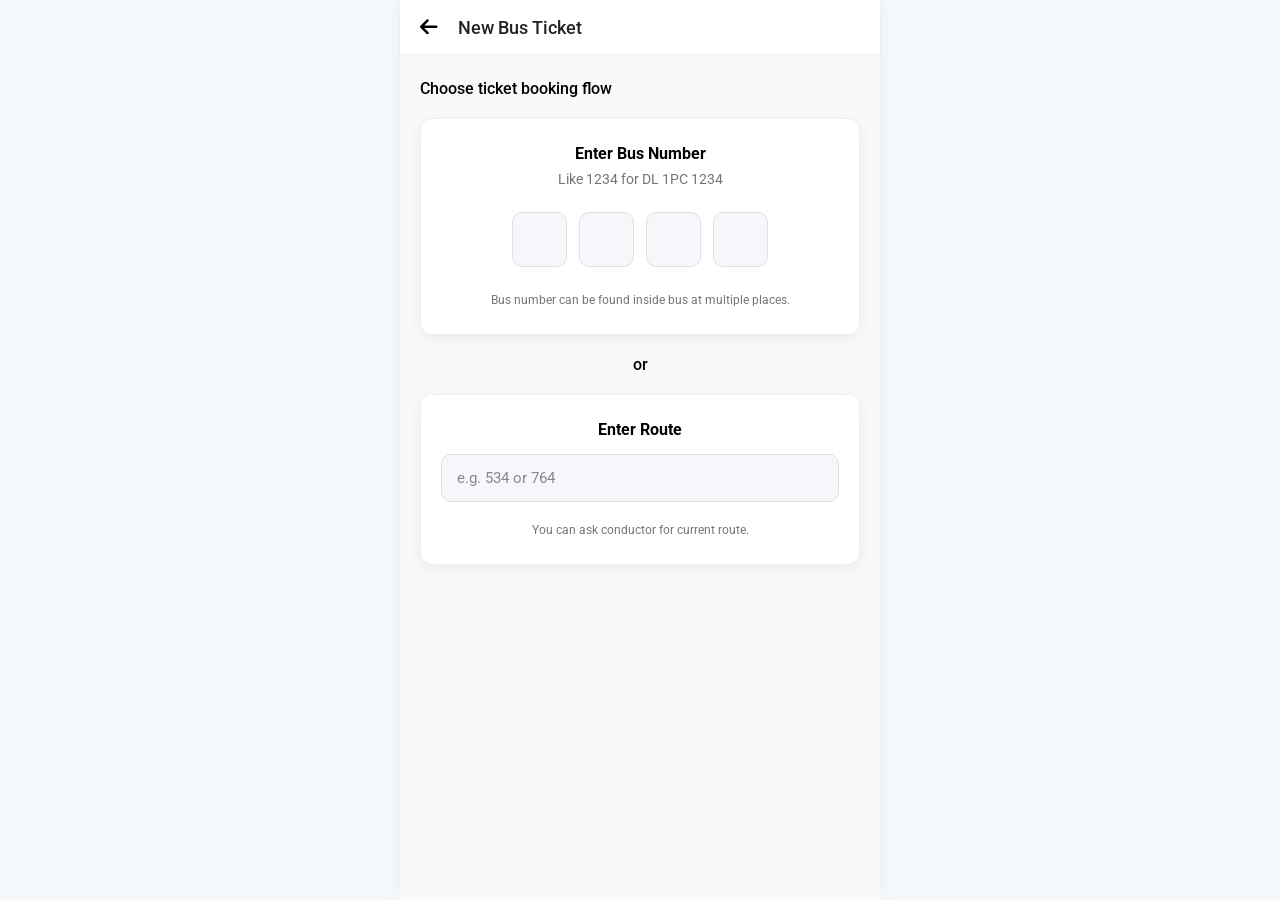
<file: index2.html>
<!DOCTYPE html>
<html lang="en">
<head>
    <meta charset="UTF-8">
    <meta name="viewport" content="width=device-width, initial-scale=1.0, maximum-scale=1.0, user-scalable=no">
    <title>New Bus Ticket - Chartr</title>
    <link rel="stylesheet" href="https://cdnjs.cloudflare.com/ajax/libs/font-awesome/6.4.0/css/all.min.css">
    <link href="https://fonts.googleapis.com/css2?family=Roboto:wght@400;500;700&display=swap" rel="stylesheet">
    <link rel="stylesheet" href="style2.css">
    
    <style>

        html, body {
            touch-action: manipulation;
        }
        
        body {
            overflow-x: hidden; 
        }
    </style>
</head>
<body>

    <div class="app-container page-enter">
        
        <header class="page-header">
            <div class="back-btn" onclick="history.back()">
               <a href="index.html"><i class="fa-solid fa-arrow-left"></i></a> 
            </div>
            <h1 class="header-title">New Bus Ticket</h1>
        </header>

        <div class="content-wrapper">
            
            <h2 class="section-heading">Choose ticket booking flow</h2>

            <div class="card booking-card">
                <h3 class="card-title">Enter Bus Number</h3>
                <p class="card-subtitle">Like 1234 for DL 1PC 1234</p>
                
                <div class="number-inputs">
                    <input type="tel" maxlength="1" class="square-input" id="digit-1">
                    <input type="tel" maxlength="1" class="square-input" id="digit-2">
                    <input type="tel" maxlength="1" class="square-input" id="digit-3">
                    <input type="tel" maxlength="1" class="square-input" id="digit-4">
                </div>

                <p class="helper-text">
                    Bus number can be found inside bus at multiple places.
                </p>
            </div>

            <div class="or-divider">
                <span>or</span>
            </div>

            <div class="card booking-card">
                <h3 class="card-title">Enter Route</h3>
                
                <div class="route-input-container">
                    <input type="text" placeholder="e.g. 534 or 764" class="full-width-input" list="route-options">
                    
                    <datalist id="route-options">
                        <option value="456"></option>
                        <option value="721"></option>
                    </datalist>
                </div>

                <p class="helper-text">
                    You can ask conductor for current route.
                </p>
            </div>

        </div>

    </div>

    <script>
       
        const inputs = document.querySelectorAll('.square-input');

        inputs.forEach((input, index) => {
          
            input.addEventListener('input', (e) => {
                const value = e.target.value;
                
               
                if (!/^\d*$/.test(value)) {
                    e.target.value = '';
                    return;
                }

                
                if (value.length === 1 && index < inputs.length - 1) {
                    inputs[index + 1].focus();
                }

                checkAndRedirect();
            });

            
            input.addEventListener('keydown', (e) => {
                if (e.key === 'Backspace' && e.target.value === '') {
                    if (index > 0) {
                        inputs[index - 1].focus();
                    }
                }
            });
        });

        function checkAndRedirect() {

            const allFilled = Array.from(inputs).every(input => input.value.length === 1);
            
            if (allFilled) {
              
                document.activeElement.blur(); 

                const appContainer = document.querySelector('.app-container');
                appContainer.classList.add('slide-out-left');
                
            
                setTimeout(() => {
                    window.location.href = 'index3.html'; 
                }, 300);
            }
        }


 
        const datalist = document.getElementById('route-options');
        const min = 306;
        const max = 721;
        const numberOfRandoms = 25;

        for (let i = 0; i < numberOfRandoms; i++) {
            const randomBusNumber = Math.floor(Math.random() * (max - min + 1)) + min;
            const option = document.createElement('option');
            option.value = randomBusNumber;
            datalist.appendChild(option);
        }
    </script>

</body>         
</html>
</file>
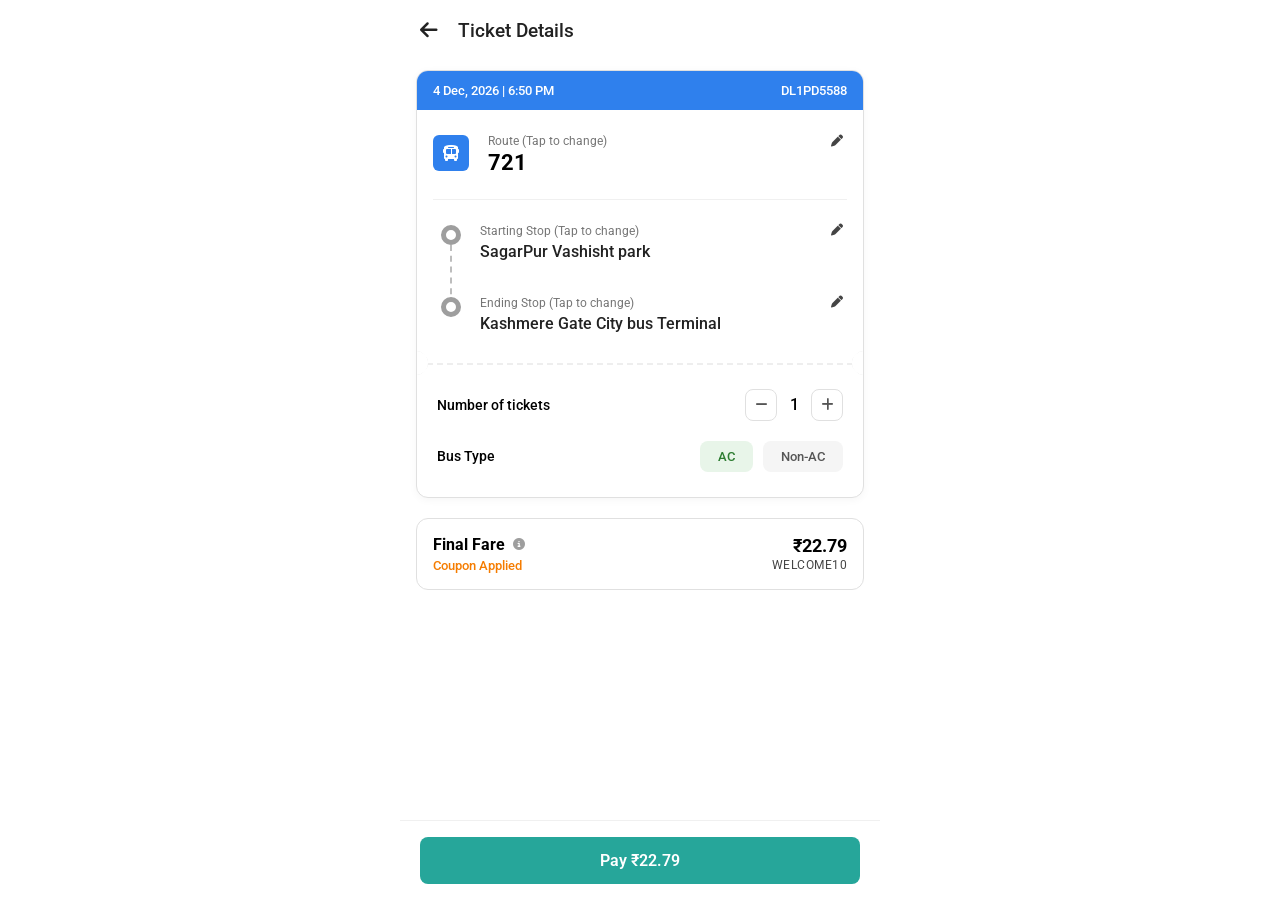
<file: index3.html>
<!DOCTYPE html>
<html lang="en">
<head>
    <meta charset="UTF-8">
    <meta name="viewport" content="width=device-width, initial-scale=1.0, maximum-scale=1.0, user-scalable=no">
    <title>Ticket Details</title>
    <link rel="stylesheet" href="https://cdnjs.cloudflare.com/ajax/libs/font-awesome/6.4.0/css/all.min.css">
    <link href="https://fonts.googleapis.com/css2?family=Roboto:wght@400;500;700&display=swap" rel="stylesheet">
    <link rel="stylesheet" href="style3.css">
    
    <style>
        html, body {
            touch-action: manipulation;
        }
        body {
            height: 100dvh;
            overflow: hidden; 
        }
    </style>
</head>
<body>

    <div class="app-container page-enter">
        
        <header class="header">
            <div class="back-btn" onclick="history.back()">
                <i class="fa-solid fa-arrow-left"></i>
            </div>
            <h1 class="header-title">Ticket Details</h1>
        </header>

        <div class="ticket-card">
            <div class="ticket-header-blue">
                <span class="date" id="live-time">Loading...</span>
                <span class="bus-id">DL1PD5588</span>
            </div>

            <div class="card-body">
                <div class="route-display-row">
                    <div class="bus-icon-square"><i class="fa-solid fa-bus"></i></div>
                    <div class="route-text-content clickable-area" onclick="toggleEdit(event, 'route')">
                        <div class="route-label-row">
                            <span class="mini-label">Route (Tap to change)</span>
                            <i class="fa-solid fa-pen edit-icon"></i>
                        </div>
                        <div class="route-number" id="disp-route">721</div>
                        
                        <div class="custom-dropdown-container">
                            <input type="number" id="input-route" class="hidden-input" autocomplete="off" onkeyup="filterList('route')" onclick="event.stopPropagation()">
                            <div id="list-route" class="custom-dropdown"></div>
                        </div>
                    </div>
                </div>

                <div class="divider-line"></div>

                <div class="timeline-area">
                    <div class="dashed-line"></div>
                    
                    <div class="timeline-row">
                        <div class="dot-ring"></div>
                        <div class="text-content-group clickable-area" onclick="toggleEdit(event, 'start')">
                            <div class="label-row"><span class="mini-label">Starting Stop (Tap to change)</span><i class="fa-solid fa-pen edit-icon"></i></div>
                            <div class="stop-text" id="disp-start">SagarPur Vashisht park</div>
                            
                            <div class="custom-dropdown-container">
                                <input type="text" id="input-start" class="hidden-input" autocomplete="off" onkeyup="filterList('start')" onclick="event.stopPropagation()">
                                <div id="list-start" class="custom-dropdown"></div>
                            </div>
                        </div>
                    </div>
                    
                    <div class="timeline-row end-row">
                        <div class="dot-ring"></div>
                        <div class="text-content-group clickable-area" onclick="toggleEdit(event, 'end')">
                            <div class="label-row"><span class="mini-label">Ending Stop (Tap to change)</span><i class="fa-solid fa-pen edit-icon"></i></div>
                            <div class="stop-text" id="disp-end">Kashmere Gate City bus Terminal</div>
                            
                            <div class="custom-dropdown-container">
                                <input type="text" id="input-end" class="hidden-input" autocomplete="off" onkeyup="filterList('end')" onclick="event.stopPropagation()">
                                <div id="list-end" class="custom-dropdown"></div>
                            </div>
                        </div>
                    </div>
                </div>
            </div>

            <div class="cutout-wrapper">
                <div class="notch left"></div>
                <div class="dashed-border"></div>
                <div class="notch right"></div>
            </div>

            <div class="card-footer">
                <div class="control-row">
                    <span class="label">Number of tickets</span>
                    <div class="stepper">
                        <button class="step-btn" onclick="updateCount(-1)"><i class="fa-solid fa-minus"></i></button>
                        <span id="count">1</span>
                        <button class="step-btn" onclick="updateCount(1)"><i class="fa-solid fa-plus"></i></button>
                    </div>
                </div>
                <div class="control-row mt-3">
                    <span class="label">Bus Type</span>
                    <div class="toggles">
                        <button class="toggle active" onclick="setBusType('AC', this)">AC</button>
                        <button class="toggle" onclick="setBusType('Non-AC', this)">Non-AC</button>
                    </div>
                </div>
            </div>
        </div>

        <div class="fare-box">
            <div class="fare-left">
                <span class="fare-title">Final Fare <i class="fa-solid fa-circle-info"></i></span>
                <span class="coupon">Coupon Applied</span>
            </div>
            <div class="fare-right">
                <span class="price-text" id="final-fare">₹22.79</span>
                <span class="coupon-code">WELCOME10</span>
            </div>
        </div>

        <div class="bottom-bar">
            <button class="pay-btn" id="pay-btn-text" onclick="saveAndPay()">Pay ₹22.79</button>
        </div>

    </div>

    <script>
        let ticketCount = 1;
        let currentType = 'AC';
        const priceAC = 22.79;
        const priceNonAC = 13.50;
        let currentTotal = 22.79;


        const stations = [
            "ISBT / Kashmiri Gate", "Hastsal Bridge LIG Flats", "Tees Hazari Court", "St Stephen Hospital", 
            "Ice Factory", "Azad Market", "Bara Hindu Rao", "Model Basti", "Guru Gobind Singh Marg / Faiz Road", 
            "Faiz Road", "Arya Samaj Road / Pusa Road Petrol Pump", "Karol Bagh Metro Station", 
            "Rajendra Place / Karol Bagh Telephone Exchange", "East Patel Nagar", "NPL Colony", 
            "Rajendra Nagar R-Block", "Janak Vihar", "Pusa Quarters", "NASC Dasghara", "Todapur Village", 
            "Monitoring and Receiving Station", "Inder Puri", "Inder Puri JJ Colony", "Inder Puri (Krishi Kunj)", 
            "Loha Mandi", "Payal Cinema", "Naraina Vihar", "Maya Puri Depot", "Government Press Mayapuri", 
            "Metal Forging", "PS Mayapuri", "Bobby Shop", "Gulab House", "Zink Market", 
            "Lajwanti Garden/ Nangal Rai", "D Block Janakpuri", "Sagarpur / Vashisht Park", "Desu Colony", 
            "Janak Cinema", "Dabri Crossing", "New Dwarka Road Seetapuri", "Dwarka Puri", "Vijay Enclave", 
            "Mahaveer Enclave Part II and III", "SFS Flat Sec-2 Power House", "Mahalaxmi Apartment", 
            "Dwarka Crossing/ Dwarka Sec 1", "Health Centre", "Mangla Puri Terminal"
        ];

        let buses = ["721"];
        for(let i=0; i<20; i++) {
            let rnd = Math.floor(Math.random() * (900 - 300 + 1)) + 300;
            if(rnd !== 721) buses.push(rnd.toString());
        }

        function updateDateTime() {
            const now = new Date();
            const day = now.getDate();
            const month = now.toLocaleString('default', { month: 'short' });
            const year = now.getFullYear();
            let hours = now.getHours();
            const minutes = now.getMinutes().toString().padStart(2, '0');
            const ampm = hours >= 12 ? 'PM' : 'AM';
            hours = hours % 12; hours = hours ? hours : 12;
            document.getElementById('live-time').innerText = `${day} ${month}, ${year} | ${hours}:${minutes} ${ampm}`;
        }

       
        function populateList(type, items) {
            const listEl = document.getElementById(`list-${type}`);
            listEl.innerHTML = '';
            items.forEach(item => {
                let div = document.createElement('div');
                div.className = 'dropdown-item';
                div.innerText = item;
                
                div.onclick = function(e) {
                    e.stopPropagation();
                    document.getElementById(`input-${type}`).value = item;
                    saveCustomEdit(type, item);
                };
                listEl.appendChild(div);
            });
        }

        function filterList(type) {
            const query = document.getElementById(`input-${type}`).value.toLowerCase();
            const sourceArray = (type === 'route') ? buses : stations;
            const filtered = sourceArray.filter(i => i.toLowerCase().includes(query));
            populateList(type, filtered);
        }

        function toggleEdit(event, type) {
            event.stopPropagation();
  
            closeAllEdits();

            const display = document.getElementById(`disp-${type}`);
            const input = document.getElementById(`input-${type}`);
            const listEl = document.getElementById(`list-${type}`);

            display.style.display = 'none';
            input.style.display = 'block';
            input.value = display.innerText;
            input.focus();

            const sourceArray = (type === 'route') ? buses : stations;
            populateList(type, sourceArray);
            listEl.style.display = 'block';
        }

        function saveCustomEdit(type, value) {
            const display = document.getElementById(`disp-${type}`);
            const input = document.getElementById(`input-${type}`);
            const listEl = document.getElementById(`list-${type}`);
            
            if(value.trim() !== "") { display.innerText = value; }
            input.style.display = 'none';
            display.style.display = 'block';
            listEl.style.display = 'none';
        }

        function closeAllEdits() {
            ['route', 'start', 'end'].forEach(type => {
                const input = document.getElementById(`input-${type}`);
                const display = document.getElementById(`disp-${type}`);
                const listEl = document.getElementById(`list-${type}`);
                
                if (input.style.display === 'block') {
                    if(input.value.trim() !== "") display.innerText = input.value;
                    input.style.display = 'none';
                    display.style.display = 'block';
                    listEl.style.display = 'none';
                }
            });
        }


        document.addEventListener('click', function() {
            closeAllEdits();
        });

        function calculateFare() {
            let basePrice = (currentType === 'AC') ? priceAC : priceNonAC;
            let total = basePrice * ticketCount;
            currentTotal = total.toFixed(2);
            document.getElementById('final-fare').innerText = "₹" + currentTotal;
            document.getElementById('pay-btn-text').innerText = "Pay ₹" + currentTotal;
        }

        function updateCount(diff) {
            if (ticketCount + diff > 0) {
                ticketCount += diff;
                document.getElementById('count').innerText = ticketCount;
                calculateFare();
            }
        }

        function setBusType(type, el) {
            currentType = type;
            document.querySelectorAll('.toggle').forEach(b => b.classList.remove('active'));
            el.classList.add('active');
            calculateFare();
        }

        function saveAndPay() {
            const payBtn = document.getElementById('pay-btn-text');
            payBtn.style.opacity = "0.7";
            payBtn.style.pointerEvents = "none";

            localStorage.setItem('chartr_fare', currentTotal);
            
            const appContainer = document.querySelector('.app-container');
            appContainer.classList.add('slide-out-left');
            
            setTimeout(() => {
                window.location.href = 'index4.html';
            }, 300);
        }


        updateDateTime();
        calculateFare(); 
        setInterval(updateDateTime, 60000);
    </script>
</body>
</html>
</file>
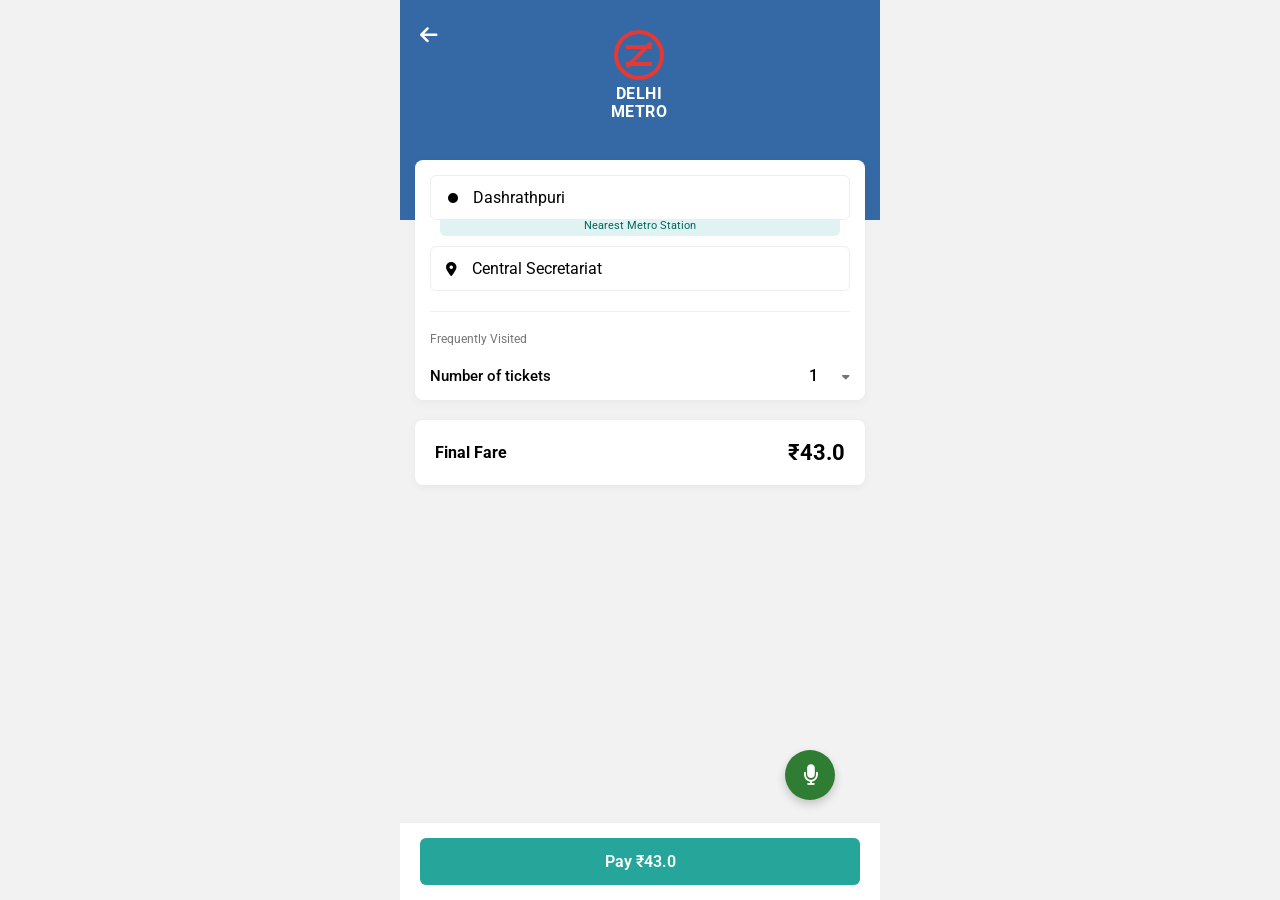
<file: index6.html>
<!DOCTYPE html>
<html lang="en">
<head>
    <meta charset="UTF-8">
    <meta name="viewport" content="width=device-width, initial-scale=1.0">
    <title>Delhi Metro Ticket</title>
    <link rel="stylesheet" href="https://cdnjs.cloudflare.com/ajax/libs/font-awesome/6.4.0/css/all.min.css">
    <link href="https://fonts.googleapis.com/css2?family=Roboto:wght@400;500;700&display=swap" rel="stylesheet">
    <link rel="stylesheet" href="style6.css">
    
    <style>
        body {
            overflow-x: hidden; 
        }
    </style>
</head>
<body>

    <div class="app-container page-enter">
        
        <header class="metro-header">
           <a href="index.html"><i class="fa-solid fa-arrow-left back-icon"></i></a> 
            
            <div class="logo-container">
                <div class="dm-logo-circle">
                    <div class="dm-line-top"></div>
                    <div class="dm-line-bottom"></div>
                    <div class="dm-cross"></div>
                </div>
                <div class="dm-text">
                    <span>DELHI</span>
                    <span>METRO</span>
                </div>
            </div>
        </header>

        <div class="content-area">
            
            <div class="card station-card">
                
                <div class="input-wrapper">
                    <div class="input-group" onclick="toggleDropdown('source')">
                        <i class="fa-solid fa-circle source-dot"></i>
                        <input type="text" id="source-input" value="Dashrathpuri" class="station-input" readonly placeholder="Starting stop">
                    </div>
                    
                    <div id="source-dropdown" class="station-dropdown hidden">
                        <ul id="source-list"></ul>
                    </div>
                </div>

                <div class="green-tag">
                    Nearest Metro Station
                </div>

                <div class="input-wrapper mt-2">
                    <div class="input-group" onclick="toggleDropdown('dest')">
                        <i class="fa-solid fa-location-dot dest-pin"></i>
                        <input type="text" id="dest-input" value="Central Secretariat" class="station-input" readonly placeholder="Ending stop">
                    </div>

                    <div id="dest-dropdown" class="station-dropdown hidden">
                        <ul id="dest-list"></ul>
                    </div>
                </div>

                <div class="divider"></div>

                <div class="sub-label">Frequently Visited</div>

                <div class="ticket-row">
                    <span class="ticket-label">Number of tickets</span>
                    
                    <div class="ticket-select-wrapper">
                        <select id="ticket-count" onchange="updateFare()">
                            <option value="1">1</option>
                            <option value="2">2</option>
                            <option value="3">3</option>
                            <option value="4">4</option>
                            <option value="5">5</option>
                            <option value="6">6</option>
                        </select>
                        <i class="fa-solid fa-caret-down dropdown-icon"></i>
                    </div>
                </div>
            </div>

            <div class="card fare-card">
                <span class="fare-label">Final Fare</span>
                <span class="fare-amount" id="display-fare">₹43.0</span>
            </div>

        </div>

        <div class="fab-mic">
            <i class="fa-solid fa-microphone"></i>
        </div>

        <div class="footer-bar">
            <button class="pay-btn" id="pay-btn" onclick="goToPayment()">Pay ₹43.0</button>
        </div>

    </div>

    <script>
      
        const stations = [
            "Aali Village", "Aadhaar India Gate", "Adarsh Nagar", "Agra Chowk New Palwal", "AIIMS", "Akshardham", 
            "Alapur", "Alawpur Chowk", "Anand Vihar", "Andrews Ganj", "Arjan Garh", "Arthala", "Ashok Park Main", 
            "Ashok Vihar", "Ashram", "Asoda Todran", "Badarpur Border", "Badkhal Mor", "Baghola", "Bahadurgarh City", 
            "Bahadurgarh Industrial Area", "Bahadurgarh Udyog Vihar", "Bahrola", "Ballabhgarh Sanjay Colony", 
            "Bamni Khera", "Barakhamba Road", "Basai", "Bata Chowk", "Batla House", "Belvedere Towers", "Botanical Garden", 
            "Brigadier Hoshiyar Singh", "Central Secretariat", "Chandni Chowk", "Chawri Bazar", "Chhatarpur", "Chirag Delhi", 
            "Civil Lines", "Cyber Park", "Dabri Mor – Janakpuri South", "Dashrathpuri", "Deepali Chowk", "Delhi Aerocity", 
            "Delhi Cantonment", "Delhi Gate", "Derawal Nagar", "Dev Colony", "Dhansa Bus Stand", "Dhaula Kuan", "Dholagarh", 
            "Dilli Haat – INA", "Durgabai Deshmukh South Campus", "Dwarka", "Dwarka Mor", "Dwarka Sector 10", "Dwarka Sector 11", 
            "Dwarka Sector 12", "Dwarka Sector 13", "Dwarka Sector 14", "Dwarka Sector 21", "Dwarka Sector 26", "Dwarka Sector 28", 
            "Dwarka Sector 30", "East Azad Nagar", "East Vinod Nagar – Mayur Vihar II", "ESI – Basaidarapur", "Escorts Mujesar", 
            "Garhi Bohar", "Garhi Sampla", "Ghanta Ghar", "Ghevra", "Ghitorni", "Gokulpuri", "Golf Course", "Govindpuri", 
            "Greater Kailash", "Green Park", "Guru Dronacharya", "Guru Tegh Bahadur Nagar", "Haiderpur Badli Mor", 
            "Harkesh Nagar Okhla", "Hauz Khas", "Hindon River", "Huda Chowk Palwal", "IFFCO Chowk", "IGI Airport", "IIT", 
            "Inderlok", "Indraprastha", "IP Extension", "Ismaila", "Ismaila Haryana Railway Station", "Jaffrabad", 
            "Jagatpur Village", "Jahangirpuri", "Jakhoda", "Jamia Millia Islamia", "Janakpuri East", "Janakpuri West", 
            "Jangpura", "Janpath", "Jasola Apollo", "Jasola Vihar Shaheen Bagh", "Jawaharlal Nehru Stadium", "Jhandewalan", 
            "Jharoda Majra", "Jhilmil", "Johri Enclave", "Jor Bagh", "Kailash Colony", "Kalindi Kunj", "Kalkaji Mandir", 
            "Kanhaiya Nagar", "Karkarduma Court", "Karkarduma", "Karol Bagh", "Kashmere Gate", "Kaushambi", "Keshav Puram", 
            "Keshopur", "Khajuri Khas", "Khan Market", "Kharawar", "Khera Sarai", "Kirti Nagar", "Kishangarh", "Kohat Enclave", 
            "Krishna Chowk", "Krishna Nagar", "Lajpat Nagar", "Lal Qila", "Laxmi Nagar", "Lok Kalyan Marg", "Loni", 
            "Madhuban Chowk", "Madipur", "Maharaja Surajmal Stadium", "Malviya Nagar", "Mandawali – West Vinod Nagar", 
            "Mandi House", "Mangolpuri", "Mansarovar Park", "Maujpur – Babarpur", "Maya Enclave", "Mayapuri", 
            "Mayur Vihar Phase I", "Mayur Vihar Extension", "Meerabagh", "Mewla Maharajpur", "Millennium City Centre", 
            "Model Town", "Mohan Estate", "Mohan Nagar", "Moolchand", "Moti Nagar", "Mukarba Chowk", "Mundka", 
            "Mundka Industrial Area", "Munirka", "Nabi Karim", "Najafgarh", "Nangli", "Nangloi", "Nangloi Railway Station", 
            "Naraina Vihar", "Narela", "Nawada", "Neelam Chowk Ajronda", "Nehru Enclave", "Nehru Place", "Netaji Subhash Place", 
            "New Ashok Nagar"
        ];

     
        function populateList(listId, inputId, dropdownId) {
            const listEl = document.getElementById(listId);
            listEl.innerHTML = '';
            stations.forEach(station => {
                const li = document.createElement('li');
                li.className = 'station-item';
                li.innerText = station;
                li.onclick = function(e) {
                    document.getElementById(inputId).value = station;
                    document.getElementById(dropdownId).classList.add('hidden');
                    
            
                    pickRandomBaseFare(); 
                    
                    e.stopPropagation();
                };
                listEl.appendChild(li);
            });
        }

        populateList('source-list', 'source-input', 'source-dropdown');
        populateList('dest-list', 'dest-input', 'dest-dropdown');

  
        function toggleDropdown(type) {
            const dropdown = document.getElementById(type + '-dropdown');
            const other = document.getElementById(type === 'source' ? 'dest-dropdown' : 'source-dropdown');
            if (!other.classList.contains('hidden')) other.classList.add('hidden');
            dropdown.classList.toggle('hidden');
        }

        document.addEventListener('click', function(e) {
            if (!e.target.closest('.input-group') && !e.target.closest('.station-dropdown')) {
                document.getElementById('source-dropdown').classList.add('hidden');
                document.getElementById('dest-dropdown').classList.add('hidden');
            }
        });


        let baseFare = 43.0;
        const possibleFares = [11, 21, 32, 43, 54, 64];

        function pickRandomBaseFare() {



            
            const randomIndex = Math.floor(Math.random() * possibleFares.length);
            baseFare = possibleFares[randomIndex];
            


            
            updateFare();
        }

        function updateFare() {
            const count = document.getElementById('ticket-count').value;
            const total = (baseFare * count).toFixed(1);
            
            document.getElementById('display-fare').innerText = "₹" + total;
            document.getElementById('pay-btn').innerText = "Pay ₹" + total;
        }

     


        
        function goToPayment() {
    
            const payBtn = document.getElementById('pay-btn');
            payBtn.style.opacity = "0.7";
            payBtn.style.pointerEvents = "none";
            
            
            const currentTotal = document.getElementById('display-fare').innerText.replace('₹', '');
            localStorage.setItem('chartr_fare', currentTotal);
            
  
            const appContainer = document.querySelector('.app-container');
            appContainer.classList.add('slide-out-left');
            
     
            setTimeout(() => {
                window.location.href = 'index4.html'; 
            }, 300);
        }


        
        pickRandomBaseFare();

    </script>

</body>
</html>
</file>
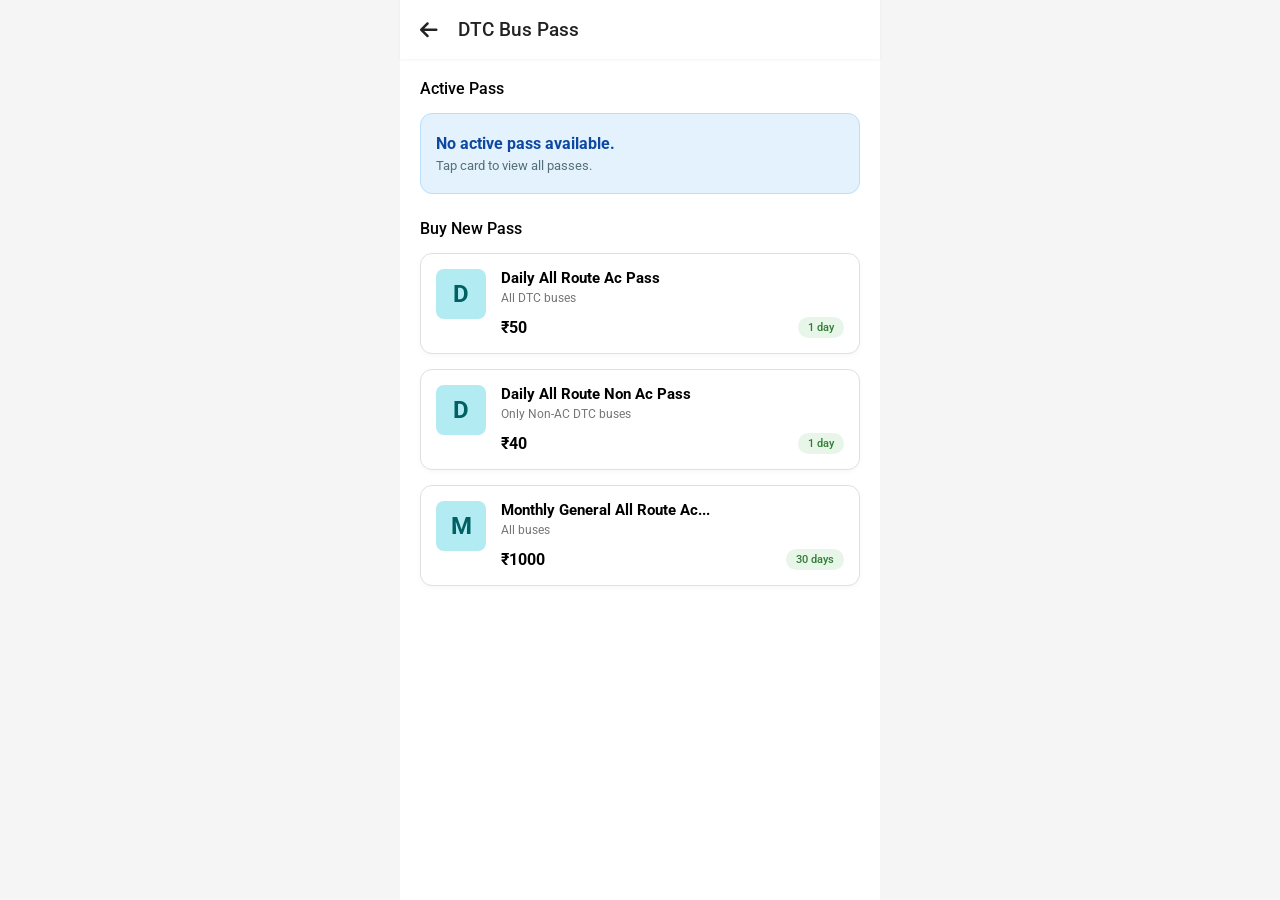
<file: index7.html>
<!DOCTYPE html>
<html lang="en">
<head>
    <meta charset="UTF-8">
    <meta name="viewport" content="width=device-width, initial-scale=1.0">
    <title>DTC Bus Pass</title>
    <link rel="stylesheet" href="https://cdnjs.cloudflare.com/ajax/libs/font-awesome/6.4.0/css/all.min.css">
    <link href="https://fonts.googleapis.com/css2?family=Roboto:wght@400;500;700&display=swap" rel="stylesheet">
    <link rel="stylesheet" href="style7.css">
    
    <style>
        body {
            overflow-x: hidden; 
        }
    </style>
</head>
<body>

    <div class="app-container page-enter">
        
        <header class="header">
            <i class="fa-solid fa-arrow-left back-icon" onclick="goBack()" style="cursor: pointer;"></i>
            <span class="header-title">DTC Bus Pass</span>
        </header>

        <div class="content-area">
            
            <h2 class="section-title">Active Pass</h2>

            <div class="card active-pass-card">
                <div class="active-title">No active pass available.</div>
                <div class="active-sub">Tap card to view all passes.</div>
            </div>

            <h2 class="section-title mt-20">Buy New Pass</h2>

            <div class="pass-list">
                
                <div class="card pass-card" onclick="buyPass('50', this)">
                    <div class="icon-box">D</div>
                    <div class="pass-details">
                        <div class="pass-name">Daily All Route Ac Pass</div>
                        <div class="pass-desc">All DTC buses</div>
                        <div class="price-row">
                            <span class="price">₹50</span>
                            <span class="badge">1 day</span>
                        </div>
                    </div>
                </div>

                <div class="card pass-card" onclick="buyPass('40', this)">
                    <div class="icon-box">D</div>
                    <div class="pass-details">
                        <div class="pass-name">Daily All Route Non Ac Pass</div>
                        <div class="pass-desc">Only Non-AC DTC buses</div>
                        <div class="price-row">
                            <span class="price">₹40</span>
                            <span class="badge">1 day</span>
                        </div>
                    </div>
                </div>

                <div class="card pass-card" onclick="buyPass('1000', this)">
                    <div class="icon-box">M</div>
                    <div class="pass-details">
                        <div class="pass-name">Monthly General All Route Ac...</div>
                        <div class="pass-desc">All buses</div>
                        <div class="price-row">
                            <span class="price">₹1000</span>
                            <span class="badge">30 days</span>
                        </div>
                    </div>
                </div>

            </div>

        </div>

    </div>

    <script>
        function goBack() {
        
            const appContainer = document.querySelector('.app-container');
         
            appContainer.classList.add('slide-out-left'); 
            
            setTimeout(() => {
                window.location.href = 'index.html';
            }, 300);
        }

        function buyPass(amount, element) {
   
            element.style.opacity = "0.6";

        
            localStorage.setItem('chartr_fare', amount);
      
            const appContainer = document.querySelector('.app-container');
            appContainer.classList.add('slide-out-left');
            
        
            setTimeout(() => {
                window.location.href = 'index4.html';
            }, 300);
        }
    </script>

</body>
</html>
</file>
<file: style2.css>
* {
    margin: 0;
    padding: 0;
    box-sizing: border-box;
    font-family: 'Roboto', sans-serif;
}

body {
    background-color: #F5F9FC;
    display: flex;
    justify-content: center;
    min-height: 100vh;
}


.app-container {
    width: 100%;
    max-width: 480px;
    background-color: #F8F9FA;
    position: relative;
    min-height: 100vh;
    box-shadow: 0 0 20px rgba(0,0,0,0.05);
}


.page-header {
    background-color: #fff;
    padding: 15px 20px;
    display: flex;
    align-items: center;
    gap: 20px;
    box-shadow: 0 1px 3px rgba(0,0,0,0.05);
    position: sticky;
    top: 0;
    z-index: 10;
}

.back-btn {
    font-size: 20px;
    color: #222;
    cursor: pointer;
}

.header-title {
    font-size: 18px;
    font-weight: 500;
    color: #222;
}


.content-wrapper {
    padding: 25px 20px;
}

.section-heading {
    font-size: 16px;
    font-weight: 500;
    color: #000;
    margin-bottom: 20px;
}
.card {
    background: white;
    border-radius: 12px;
    padding: 25px 20px;
    box-shadow: 0 4px 15px rgba(0,0,0,0.06);
    text-align: center;
    border: 1px solid #f0f0f0;
}

.card-title {
    font-size: 16px;
    font-weight: 700;
    color: #000;
    margin-bottom: 8px;
}

.card-subtitle {
    font-size: 14px;
    color: #757575;
    margin-bottom: 25px;
}


.number-inputs {
    display: flex;
    justify-content: center;
    gap: 12px;
    margin-bottom: 25px;
}

.square-input {
    width: 55px;
    height: 55px;
    background-color: #F5F7FA;
    border: 1px solid #E0E0E0;
    border-radius: 10px;
    text-align: center;
    font-size: 20px;
    font-weight: 500;
    color: #333;
    outline: none;
    transition: border-color 0.2s, background-color 0.2s;
}


.square-input:focus {
    border-color: #4285F4;
    background-color: #fff;
}


.route-input-container {
    margin-top: 15px;
    margin-bottom: 20px;
}

.full-width-input {
    width: 100%;
    padding: 14px 15px;
    background-color: #F5F7FA;
    border: 1px solid #E0E0E0;
    border-radius: 10px;
    font-size: 15px;
    color: #333;
    outline: none;
}

.full-width-input::placeholder {
    color: #888;
}

.full-width-input:focus {
    border-color: #4285F4;
    background-color: #fff;
}


.helper-text {
    font-size: 12px;
    color: #757575;
    line-height: 1.4;
    padding: 0 10px;
}


.or-divider {
    text-align: center;
    margin: 20px 0;
    font-size: 16px;
    color: #000;
    font-weight: 500;
}
i{
    color:#000
}

.page-enter {
    animation: slideInRight 0.35s cubic-bezier(0.25, 1, 0.5, 1) forwards;
}

.slide-out-left {
    animation: slideOutLeft 0.3s cubic-bezier(0.25, 1, 0.5, 1) forwards !important;
}


@keyframes slideInRight {
    from { transform: translateX(100%); opacity: 0; }
    to { transform: translateX(0); opacity: 1; }
}

@keyframes slideOutLeft {
    from { transform: translateX(0); opacity: 1; }
    to { transform: translateX(-30%); opacity: 0; }
}
</file>
<file: style3.css>
html, body {
    touch-action: manipulation; 
}

* {
    -ms-overflow-style: none;  
    scrollbar-width: none; 
}
::-webkit-scrollbar {
    display: none; 
}


* {
    margin: 0;
    padding: 0;
    box-sizing: border-box;
    font-family: 'Roboto', sans-serif;
}

body {
    background-color: #ffffff;
    display: flex;
    justify-content: center;
    height: 100dvh; 
    overflow: hidden; 
}

.app-container {
    width: 100%;
    max-width: 480px;
    background: #ffffff;
    padding-bottom: 90px;
    position: relative;
    height: 100dvh; 
    display: flex;
    flex-direction: column;
}


.header {
    padding: 18px 20px;
    display: flex;
    align-items: center;
    gap: 20px;
    background: #fff;
    flex-shrink: 0; 
}
.back-btn { font-size: 20px; color: #222; cursor: pointer; text-decoration: none; }
.header-title { font-size: 19px; font-weight: 500; color: #222; }

.ticket-card {
    margin: 10px 16px;
    border: 1px solid #E0E0E0;
    border-radius: 12px;
    background: #fff;
    overflow: hidden;
    box-shadow: 0 2px 8px rgba(0,0,0,0.04);
    flex-shrink: 1; 
}

.ticket-header-blue {
    background-color: #2F80ED;
    padding: 12px 16px;
    display: flex;
    justify-content: space-between;
    color: white;
    font-size: 13px;
    font-weight: 500;
}

.card-body { padding: 20px 16px 10px 16px; }

.route-display-row { 
    display: flex; 
    gap: 15px; 
    position: relative; 
}

.route-display-row:focus-within { 
    z-index: 9999; 
}

.bus-icon-square {
    width: 36px; height: 36px; background-color: #2F80ED; border-radius: 6px;
    display: flex; align-items: center; justify-content: center;
    color: white; font-size: 16px; flex-shrink: 0; margin-top: 5px;
}
.route-text-content { flex: 1; }
.route-label-row { display: flex; justify-content: space-between; align-items: center; margin-bottom: 2px; }
.mini-label { font-size: 12px; color: #757575; }
.edit-icon { font-size: 12px; color: #444; }

.route-number { font-size: 22px; font-weight: 700; color: #000; cursor: pointer; }
.route-desc { font-size: 14px; color: #444; line-height: 1.3; }

.hidden-input {
    display: none; width: 100%; padding: 8px; font-size: 16px;
    border: 1px solid #4285F4; border-radius: 4px; outline: none;
}
.divider-line { height: 1px; background: #F0F0F0; margin: 20px 0; }


.timeline-area { position: relative; padding-left: 8px; }
.dashed-line {
    position: absolute; left: 17px; top: 25px; height: 60px;
    border-left: 2px dashed #BDBDBD; z-index: 1;
}

.timeline-row { 
    display: flex; 
    gap: 15px; 
    position: relative; 
    z-index: 2; 
}

.timeline-row:focus-within { 
    z-index: 9999; 
}

.end-row { margin-top: 25px; }

.dot-ring {
    width: 20px; height: 20px; border-radius: 50%;
    border: 5px solid #9E9E9E; background: #fff; margin-top: 5px; flex-shrink: 0;
}

.text-content-group { flex: 1; }

.clickable-area {
    cursor: pointer; padding: 4px; border-radius: 4px; transition: background 0.1s;
}
.clickable-area:active { background: #f5f5f5; }

.label-row { display: flex; justify-content: space-between; margin-bottom: 4px; }
.stop-text { font-size: 16px; font-weight: 500; color: #222; line-height: 1.3; }

.cutout-wrapper {
    position: relative; height: 30px; display: flex; align-items: center; background: #fff;
}
.dashed-border { flex: 1; border-top: 2px dashed #EEEEEE; margin: 0 10px; }
.notch {
    position: absolute; width: 24px; height: 24px; background-color: #ffffff;
    border-radius: 50%; border: 1px solid #E0E0E0; top: 2px; z-index: 5;
}
.notch::after {
    content: ''; position: absolute; top: -1px; left: -1px; right: -1px; bottom: -1px;
    border-radius: 50%; box-shadow: inset 0 0 0 20px #fff;
}
.notch.left { left: -13px; }
.notch.right { right: -13px; }


.card-footer { padding: 10px 20px 25px 20px; }
.control-row { display: flex; justify-content: space-between; align-items: center; }
.mt-3 { margin-top: 20px; }
.label { font-size: 14px; font-weight: 500; color: #000; }

.stepper { display: flex; align-items: center; gap: 12px; }
.step-btn {
    width: 32px; height: 32px; background: #fff; border: 1px solid #E0E0E0;
    border-radius: 8px; display: flex; align-items: center; justify-content: center;
    font-size: 14px; color: #555; cursor: pointer;
}
#count { font-weight: 500; font-size: 16px; min-width: 10px; text-align: center; }

.toggles { display: flex; gap: 10px; }
.toggle {
    border: none; padding: 8px 18px; border-radius: 8px; font-size: 13px;
    font-weight: 500; cursor: pointer; background: #F5F5F5; color: #555;
}
.toggle.active { background-color: #E8F5E9; color: #2E7D32; }

.fare-box {
    margin: 10px 16px; padding: 16px; border: 1px solid #E0E0E0;
    border-radius: 12px; background: #fff; display: flex;
    justify-content: space-between; align-items: center;
    flex-shrink: 0; 
}
.fare-title { font-size: 16px; font-weight: 700; display: flex; align-items: center; gap: 8px; color: #000; }
.fare-title i { font-size: 12px; color: #9E9E9E; }
.coupon { display: block; margin-top: 4px; font-size: 13px; color: #F57C00; font-weight: 500; }
.fare-right { text-align: right; }
.price-text { display: block; font-size: 18px; font-weight: 700; color: #000; }
.coupon-code { display: block; font-size: 12px; color: #444; text-transform: uppercase; margin-top: 2px; letter-spacing: 0.5px; }


.bottom-bar {
    position: absolute; bottom: 0; left: 0; width: 100%;
    background: #fff; padding: 16px 20px; border-top: 1px solid #f0f0f0;
}
@media (min-width: 481px) { .bottom-bar { max-width: 480px; left: 50%; transform: translateX(-50%); } }
.pay-btn {
    width: 100%; background-color: #26A69A; color: white;
    font-size: 16px; font-weight: 600; padding: 14px;
    border: none; border-radius: 8px; cursor: pointer;
}


.page-enter {
    animation: slideInRight 0.35s cubic-bezier(0.25, 1, 0.5, 1) forwards;
}

.slide-out-left {
    animation: slideOutLeft 0.3s cubic-bezier(0.25, 1, 0.5, 1) forwards !important;
}

@keyframes slideInRight {
    from { transform: translateX(100%); opacity: 0; }
    to { transform: translateX(0); opacity: 1; }
}

@keyframes slideOutLeft {
    from { transform: translateX(0); opacity: 1; }
    to { transform: translateX(-30%); opacity: 0; }
}


.metro-header {
    background-color: #2F69A5; 
    padding: 20px;
    color: white;
    text-align: center;
    position: relative;
    height: 180px;
    flex-shrink: 0;
}
.metro-header .back-btn {
    position: absolute;
    top: 20px;
    left: 20px;
    color: white;
}
.logo-container {
    margin-top: 10px;
    display: flex;
    flex-direction: column;
    align-items: center;
}
.z-logo {
    width: 44px;
    height: 44px;
    background-color: #E23636;
    border-radius: 50%;
    display: flex;
    align-items: center;
    justify-content: center;
    font-weight: bold;
    font-size: 24px;
    border: 2px solid white;
    margin-bottom: 8px;
}
.metro-title {
    font-size: 14px;
    font-weight: 700;
    letter-spacing: 1px;
    text-transform: uppercase;
}
.station-card-wrapper {
    padding: 0 20px;
    margin-top: -40px; 
    z-index: 10;
}
.station-card {
    background: white;
    border-radius: 8px;
    box-shadow: 0 4px 10px rgba(0,0,0,0.1);
    padding: 10px;
}
.custom-dropdown-container {
    position: relative;
    width: 100%;
}
.input-row {
    display: flex;
    align-items: center;
    padding: 10px;
    background: #fff;
    border: 1px solid #E0E0E0;
    border-radius: 6px;
    cursor: pointer;
}
.dot-icon {
    font-size: 10px;
    color: #000;
    margin-right: 15px;
}
.search-input {
    flex: 1;
    border: none;
    outline: none;
    font-size: 16px;
    color: #222;
}


.custom-dropdown {
    display: none; 
    position: absolute;
    top: 100%;
    left: 0;
    width: 100%;
    max-height: 250px;
    overflow-y: auto; 
    background-color: #ffffff; 
    border: 1px solid #E0E0E0;
    border-top: none;
    border-radius: 0 0 8px 8px;
    box-shadow: 0 6px 16px rgba(0,0,0,0.15);
    z-index: 99999; 
    -ms-overflow-style: none;  
    scrollbar-width: none;  
}

.custom-dropdown::-webkit-scrollbar {
    display: none !important; 
    width: 0 !important;
    height: 0 !important;
}

.dropdown-item {
    padding: 14px 16px;
    font-size: 15px;
    color: #333;
    cursor: pointer;
    border-bottom: 1px solid #f5f5f5;
    background-color: #ffffff;
}

.dropdown-item:active, 
.dropdown-item:hover {
    background-color: #f0f0f0;
}

.mic-btn-container {
    flex: 1;
    display: flex;
    justify-content: center;
    align-items: flex-end;
    padding-bottom: 90px;
}
.mic-btn {
    width: 50px;
    height: 50px;
    background-color: #2E7D32;
    color: white;
    border-radius: 50%;
    display: flex;
    align-items: center;
    justify-content: center;
    font-size: 20px;
    box-shadow: 0 4px 10px rgba(46, 125, 50, 0.3);
    cursor: pointer;
    border: none;
}
</file>
<file: style6.css>
* {
    margin: 0;
    padding: 0;
    box-sizing: border-box;
    font-family: 'Roboto', sans-serif;
}

body {
    background-color: #F2F2F2;
    display: flex;
    justify-content: center;
    min-height: 100vh;
}

.app-container {
    width: 100%;
    max-width: 480px;
    background-color: #F2F2F2;
    position: relative;
    min-height: 100vh;
    display: flex;
    flex-direction: column;
}


.metro-header {
    background-color: #3569A5;
    height: 220px;
    padding: 20px;
    display: flex;
    align-items: flex-start;
    color: white;
    position: absolute;
    top: 0;
    left: 0;
    width: 100%;
    z-index: 0;
}

.back-icon {
    font-size: 20px;
    margin-top: 5px;
    cursor: pointer;
}

.logo-container {
    flex: 1;
    display: flex;
    flex-direction: column;
    align-items: center;
    margin-right: 20px;
    margin-top: 10px;
}


.dm-logo-circle {
    width: 50px;
    height: 50px;
    border: 4px solid #E53935;
    border-radius: 50%;
    position: relative;
    margin-bottom: 5px;
}
.dm-logo-circle::before {
    content: ''; position: absolute;
    top: 50%; left: 10%; width: 80%; height: 4px;
    background-color: #E53935;
    transform: translateY(-50%) rotate(-45deg);
}
.dm-logo-circle::after {
    content: ''; position: absolute;
    top: 25%; left: 20%; width: 60%; height: 4px;
    background-color: #E53935;
}
.dm-cross {
    position: absolute;
    bottom: 25%; left: 20%; width: 60%; height: 4px;
    background-color: #E53935;
}

.dm-text {
    display: flex;
    flex-direction: column;
    align-items: center;
    font-weight: 700;
    font-size: 16px;
    line-height: 1.1;
    letter-spacing: 0.5px;
}


.content-area {
    padding: 0 15px;
    margin-top: 160px;
    z-index: 10; 
}

.card {
    background: white;
    border-radius: 8px;
    padding: 15px;
    box-shadow: 0 2px 10px rgba(0,0,0,0.05);
    margin-bottom: 20px;
    position: relative; 
}


.input-wrapper {
    position: relative;
}

.input-group {
    display: flex;
    align-items: center;
    background: #fff;
    border: 1px solid #eee;
    border-radius: 6px;
    padding: 12px;
    cursor: pointer;
    position: relative;
    z-index: 2;
}

.source-dot { color: #000; font-size: 10px; margin-right: 15px; margin-left: 5px; }
.dest-pin { color: #000; font-size: 14px; margin-right: 15px; margin-left: 3px; }

.station-input {
    border: none;
    font-size: 16px;
    color: #000;
    font-weight: 400;
    width: 100%;
    outline: none;
    cursor: pointer;
}


.station-dropdown {
    position: absolute;
    top: 100%; 
    left: 0;
    width: 100%;
    max-height: 250px;
    overflow-y: auto;
    background: white;
    border: 1px solid #ddd;
    border-radius: 6px;
    box-shadow: 0 4px 12px rgba(0,0,0,0.15);
    z-index: 100;
    margin-top: 2px;
}

.hidden {
    display: none;
}

.station-dropdown ul {
    list-style: none;
    padding: 0;
    margin: 0;
}

.station-item {
    padding: 12px 15px;
    border-bottom: 1px solid #f9f9f9;
    font-size: 15px;
    color: #333;
    cursor: pointer;
}

.station-item:hover {
    background-color: #f0f0f0;
}


.green-tag {
    background-color: #E0F2F1;
    color: #00695C;
    font-size: 11px;
    text-align: center;
    padding: 4px;
    margin: -5px 10px 0 10px;
    border-bottom-left-radius: 6px;
    border-bottom-right-radius: 6px;
    position: relative;
    z-index: 1; 
}

.mt-2 { margin-top: 10px; }

.divider {
    height: 1px;
    background-color: #f0f0f0;
    margin: 20px 0;
}

.sub-label {
    font-size: 12px;
    color: #757575;
    margin-bottom: 20px;
}


.ticket-row {
    display: flex;
    justify-content: space-between;
    align-items: center;
}

.ticket-label {
    font-size: 15px;
    font-weight: 500;
    color: #000;
}

.ticket-select-wrapper {
    position: relative;
    display: inline-block;
}

select {
    appearance: none;
    background-color: transparent;
    border: none;
    font-size: 16px;
    font-weight: 500;
    padding-right: 20px;
    color: #000;
    cursor: pointer;
}

.dropdown-icon {
    font-size: 12px;
    color: #757575;
    pointer-events: none;
}

.fare-card {
    display: flex;
    justify-content: space-between;
    align-items: center;
    padding: 20px;
}

.fare-label {
    font-size: 16px;
    font-weight: 700;
    color: #000;
}

.fare-amount {
    font-size: 22px;
    font-weight: 700;
    color: #000;
}

.fab-mic {
    position: fixed;
    bottom: 100px;
    right: 20px;
    width: 50px;
    height: 50px;
    background-color: #2E7D32;
    border-radius: 50%;
    display: flex;
    justify-content: center;
    align-items: center;
    color: white;
    font-size: 20px;
    box-shadow: 0 4px 10px rgba(0,0,0,0.2);
    cursor: pointer;
    z-index: 50;
}


.footer-bar {
    position: fixed;
    bottom: 0;
    left: 0;
    width: 100%;
    background: #fff;
    padding: 15px 20px;
    border-top: 1px solid #eee;
    z-index: 50;
}

@media (min-width: 481px) {
    .footer-bar, .metro-header, .fab-mic {
        max-width: 480px;
        left: 50%;
        transform: translateX(-50%);
    }
    .metro-header { left: 50%; }
    .fab-mic { left: auto; right: calc(50% - 220px); }
}

.pay-btn {
    width: 100%;
    background-color: #26A69A;
    color: white;
    font-size: 16px;
    font-weight: 600;
    padding: 14px;
    border: none;
    border-radius: 6px;
    cursor: pointer;
}

.page-enter {
    animation: slideInRight 0.35s cubic-bezier(0.25, 1, 0.5, 1) forwards;
}


.slide-out-left {
    animation: slideOutLeft 0.3s cubic-bezier(0.25, 1, 0.5, 1) forwards !important;
}

@keyframes slideInRight {
    from { transform: translateX(100%); opacity: 0; }
    to { transform: translateX(0); opacity: 1; }
}

@keyframes slideOutLeft {
    from { transform: translateX(0); opacity: 1; }
    to { transform: translateX(-30%); opacity: 0; }
}
i{
    color: #fff;
}
</file>
<file: style7.css>
* {
    margin: 0;
    padding: 0;
    box-sizing: border-box;
    font-family: 'Roboto', sans-serif;
}

body {
    background-color: #F5F5F5; 
    display: flex;
    justify-content: center;
    min-height: 100vh;
}

.app-container {
    width: 100%;
    max-width: 480px;
    background-color: #ffffff;
    position: relative;
    min-height: 100vh;
    display: flex;
    flex-direction: column;
}


.header {
    background-color: #fff;
    padding: 18px 20px;
    display: flex;
    align-items: center;
    gap: 20px;
    box-shadow: 0 1px 3px rgba(0,0,0,0.05);
    position: sticky;
    top: 0;
    z-index: 10;
}

.back-icon {
    font-size: 20px;
    color: #222;
    cursor: pointer;
}

.header-title {
    font-size: 19px;
    font-weight: 500;
    color: #222;
}


.content-area {
    padding: 20px;
}

.section-title {
    font-size: 16px;
    font-weight: 500;
    color: #000;
    margin-bottom: 15px;
}

.mt-20 {
    margin-top: 25px;
}


.active-pass-card {
    background-color: #E3F2FD; 
    border-radius: 12px;
    padding: 20px 15px;
    border: 1px solid #BBDEFB;
}

.active-title {
    font-size: 16px;
    font-weight: 700;
    color: #0D47A1; 
    margin-bottom: 5px;
}

.active-sub {
    font-size: 13px;
    color: #546E7A;
}

.pass-card {
    background: white;
    border: 1px solid #E0E0E0;
    border-radius: 12px;
    padding: 15px;
    display: flex;
    gap: 15px;
    margin-bottom: 15px;
    box-shadow: 0 2px 5px rgba(0,0,0,0.03);
    cursor: pointer;
    transition: background-color 0.1s;
}

.pass-card:active {
    background-color: #f9f9f9;
}


.icon-box {
    width: 50px;
    height: 50px;
    background-color: #B2EBF2; 
    color: #006064; 
    border-radius: 8px;
    display: flex;
    justify-content: center;
    align-items: center;
    font-size: 24px;
    font-weight: 700;
    flex-shrink: 0;
}

.pass-details {
    flex: 1;
}

.pass-name {
    font-size: 15px;
    font-weight: 700;
    color: #000;
    margin-bottom: 4px;
}

.pass-desc {
    font-size: 12px;
    color: #757575;
    margin-bottom: 12px;
}

.price-row {
    display: flex;
    justify-content: space-between;
    align-items: center;
}

.price {
    font-size: 16px;
    font-weight: 700;
    color: #000;
}

.badge {
    background-color: #E8F5E9;
    color: #2E7D32; 
    font-size: 11px;
    font-weight: 500;
    padding: 4px 10px;
    border-radius: 12px;
}


.page-enter {
    animation: slideInRight 0.35s cubic-bezier(0.25, 1, 0.5, 1) forwards;
}


.slide-out-left {
    animation: slideOutLeft 0.3s cubic-bezier(0.25, 1, 0.5, 1) forwards !important;
}


@keyframes slideInRight {
    from { transform: translateX(100%); opacity: 0; }
    to { transform: translateX(0); opacity: 1; }
}

@keyframes slideOutLeft {
    from { transform: translateX(0); opacity: 1; }
    to { transform: translateX(-30%); opacity: 0; }
}
</file>
